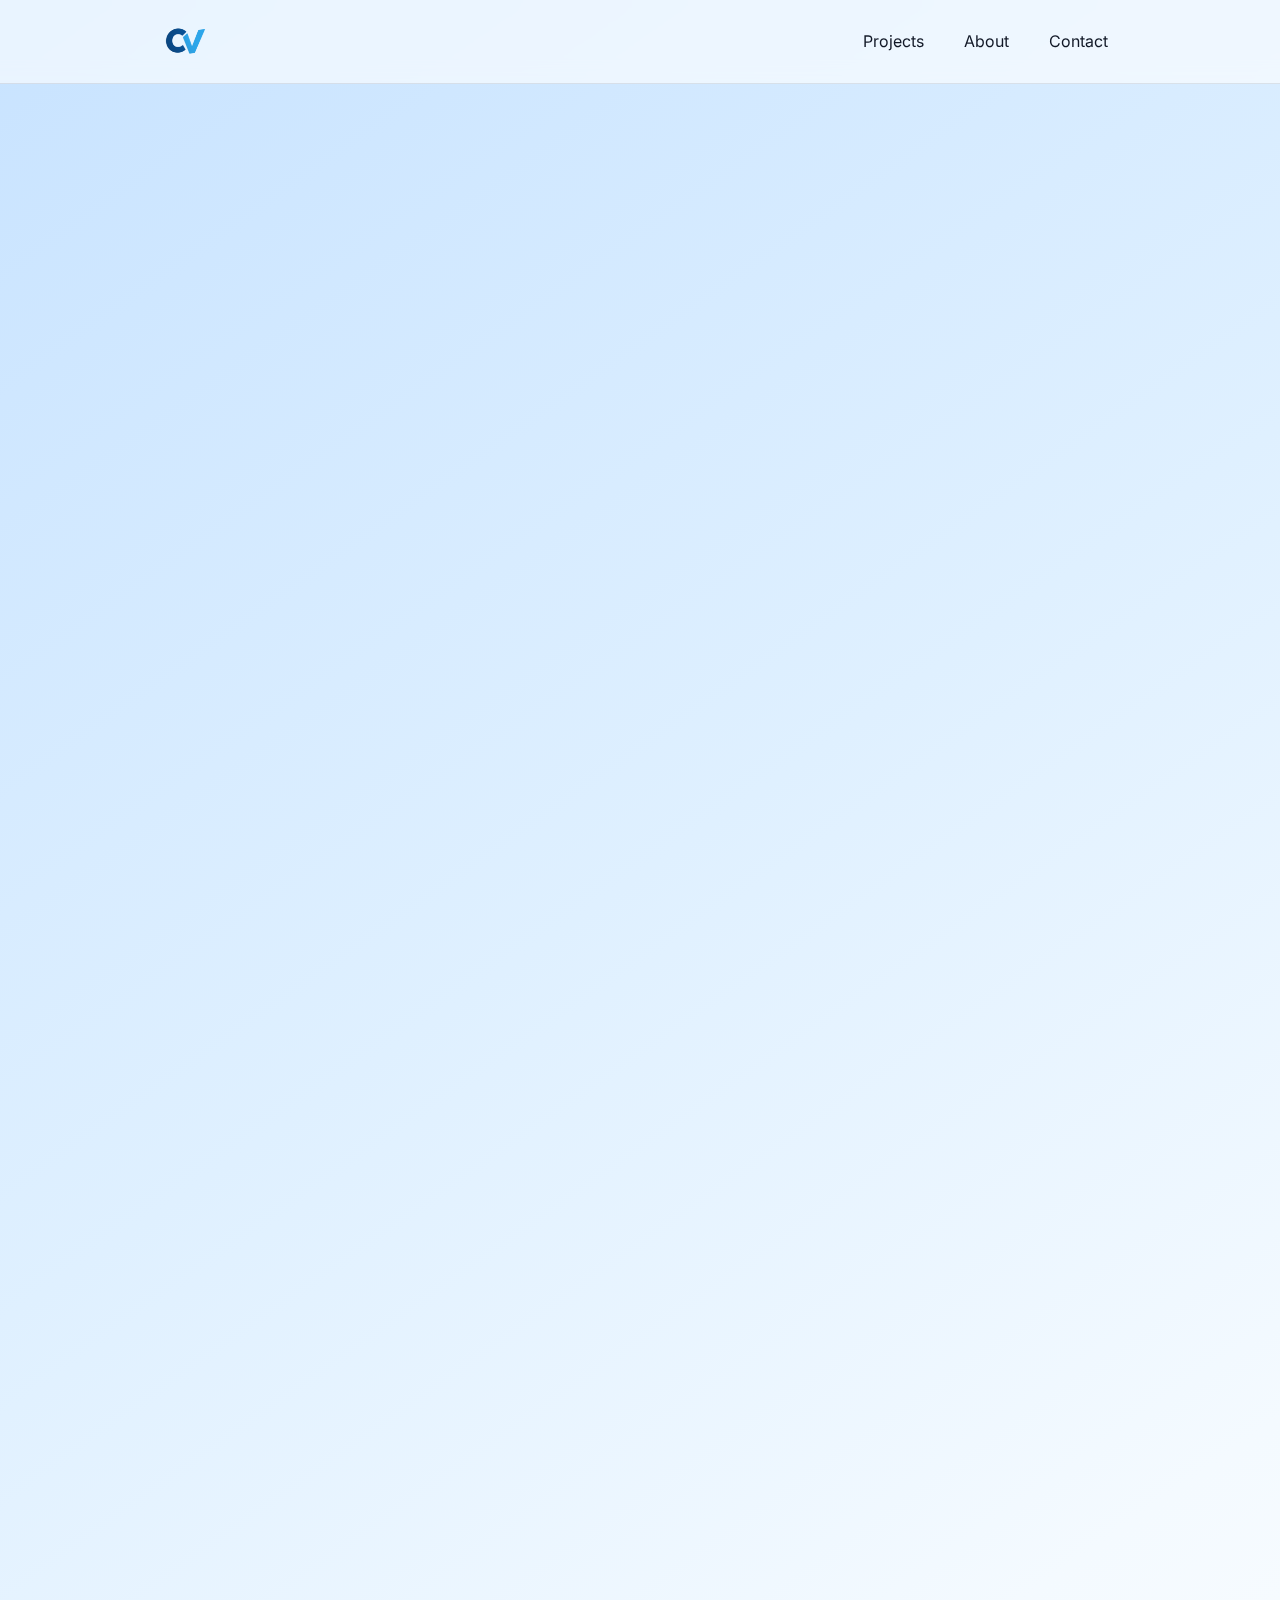
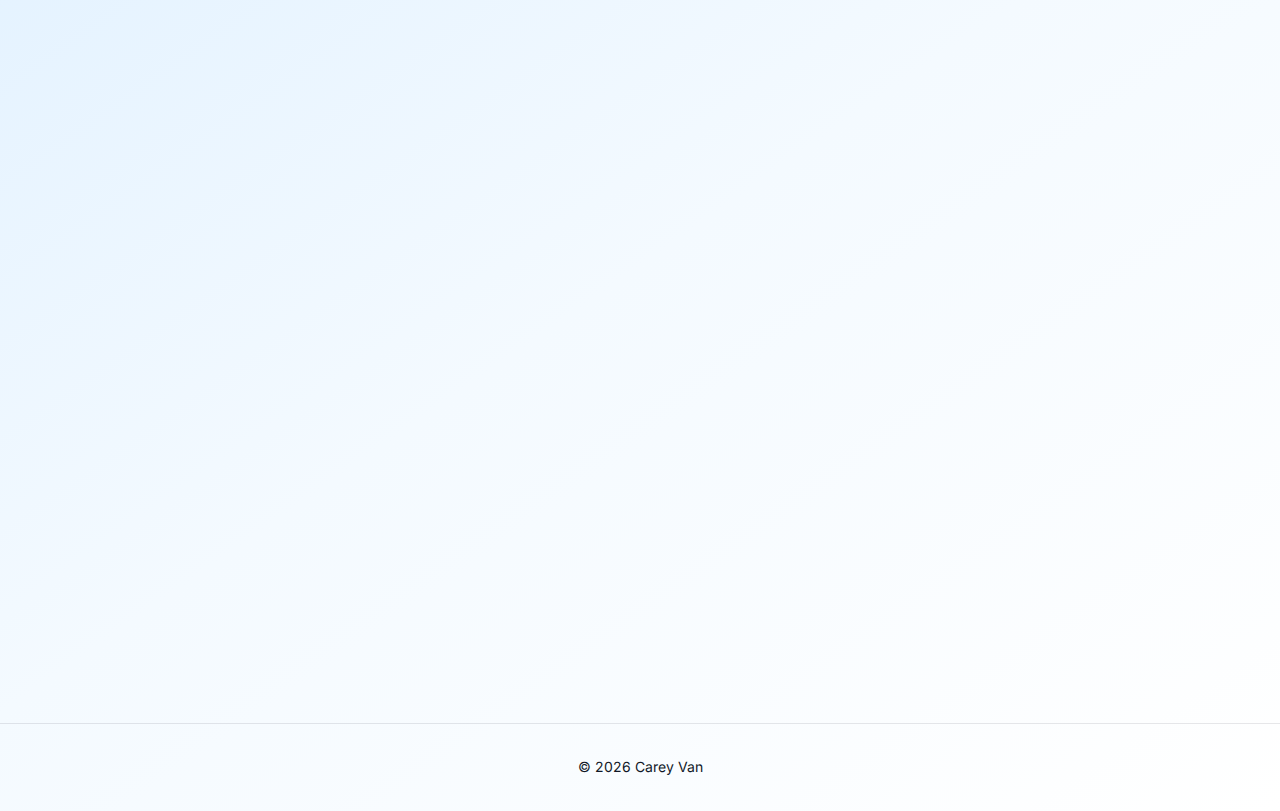
<file: index.html>
<!DOCTYPE html>
<html lang="en">
<head>
  <meta charset="UTF-8" />
  <meta name="viewport" content="width=device-width, initial-scale=1.0" />
  <title>Carey Van | Building, Learning, Growing</title>
  <!-- Inter font -->
  <link rel="preconnect" href="https://fonts.googleapis.com">
  <link rel="preconnect" href="https://fonts.gstatic.com" crossorigin>
  <!-- Poppins font (fun yet professional) -->
  <link href="https://fonts.googleapis.com/css2?family=Poppins:wght@400;600&display=swap" rel="stylesheet">
  <link href="https://fonts.googleapis.com/css2?family=Inter:wght@400;600&display=swap" rel="stylesheet">
  <!-- Styles -->
  <link rel="stylesheet" href="style.css" />
  <!-- Scripts -->
  <script src="script.js" defer></script>
  <!-- Favicon -->
  <link rel="icon" type="image/png" href="assets/images/favicon.ico" />
</head>
<body>
  <header class="navbar">
    <div class="nav-wrapper">
      <a href="#home" class="logo" aria-label="Carey Van home">
        <img src="assets/images/cv-logo.png" alt="Carey Van logo" />
      </a>
      <button class="nav__toggle" aria-label="Menu" aria-expanded="false">☰</button>
      <nav class="nav">
        <ul class="nav__list">
          <li><a href="#projects">Projects</a></li>
          <li><a href="#about">About</a></li>
          <li><a href="#contact">Contact</a></li>
        </ul>
      </nav>
    </div>
  </header>

  <main>
    <!-- Landing / Intro -->
    <section id="home" class="intro container animate">
      <div class="intro__content animate">
        <h1 class="intro__headline">Hi, I'm Carey</h1>
        <p class="intro__subhead">I have an affinity for creative automation, untangling messy workflows, and side projects that somehow turn into full-blown rabbit holes. Efficiency is my love language.</p>
      </div>
      <div class="intro__image animate">
        <img src="assets/itme.jpg" alt="Carey Van headshot" />
      </div>
    </section>

    <!-- Projects -->
    <section id="projects" class="projects container animate">
      <h2>Projects</h2>
      <div class="project__grid">
        <!-- PassPath.ai project card -->
        <article class="project project--image">
          <a href="https://passpath.ai" class="project__link" target="_blank" rel="noopener">
            <img src="assets/images/passpath-landing.png" alt="Screenshot of PassPath.ai landing page" class="project__img" />
            <div class="project__title-bar">PassPath.ai</div>
            <div class="project__overlay-desc">PassPath.ai is a CPA exam study site I built using Cursor, Lovable, Supabase, and OpenAI. I learned how to manage a large database, a live product, improve UX, and balance automation with accuracy.</div>
          </a>
        </article>

        <!-- Lunaby.ai project card -->
        <article class="project project--image">
          <a href="https://lunaby.ai" class="project__link" target="_blank" rel="noopener">
            <img src="assets/images/lunaby-landing.png" alt="Screenshot of Lunaby.ai landing page" class="project__img" />
            <div class="project__title-bar">Lunaby.ai</div>
            <div class="project__overlay-desc">Lunaby is a bedtime story app I built using Supabase, Lovable, and OpenAI. It generates personalized stories and images based on a child's name and interests, with audio narration via ElevenLabs. I learned how to build engaging user flows and balance creativity with performance.</div>
          </a>
        </article>

        <!-- Pecking Order project card -->
        <article class="project project--image">
          <a href="https://pecking-order.com" class="project__link" target="_blank" rel="noopener">
            <img src="assets/images/pecking-order-landing.png" alt="Screenshot of Pecking Order landing page" class="project__img" />
            <div class="project__title-bar">Pecking Order</div>
            <div class="project__overlay-desc">Pecking Order is a Wingspan-inspired web game I built using Cursor, Supabase, and OpenAI. It helps players decide who goes first in board games through a bird-themed race. I used it to explore game logic, playful design, and how to keep things lightweight and fun on both desktop and mobile.</div>
          </a>
        </article>
        <!-- Rivah Race project card -->
        <article class="project project--image">
          <a href="https://rivahrace.com" class="project__link" target="_blank" rel="noopener">
            <img src="assets/images/rivah-race.png" alt="Screenshot of Rivah Race game" class="project__img" />
            <div class="project__title-bar">Rivah Race</div>
            <div class="project__overlay-desc">Rivah Race is a boat-dodging game set on the river my family calls home. I built it with my 7 year old son using Cursor, giving him hands-on experience with AI and coding.</div>
          </a>
        </article>
      </div>
    </section>

    <!-- About -->
    <section id="about" class="about container animate">
      <h2>About</h2>
      <p>I'm a CPA with over 15 years of experience, including 8 years focused on revenue accounting in the fast-paced world of SaaS. I like making things work better, whether that means automating a clunky workflow, building internal tools, or eliminating one more pointless mouse click. I'm big on smart processes, creative problem-solving, and using technology to make finance a little less painful and a lot more efficient.</p>
      <p>Outside of work, I'm a husband, a dad of two, and someone with probably too many hobbies. I'm usually reading something interesting, chasing live music, or brainstorming new ideas. I believe good work comes from a mix of curiosity, technical skill, and a healthy desire to keep improving things, even just 1% at a time.</p>
    </section>

    <!-- Contact -->
    <section id="contact" class="contact container animate">
      <h2>Contact</h2>
      <p>Please reach out below.</p>
      <div class="contact__links">
        <a href="mailto:careyvan84@gmail.com" aria-label="Email Carey">✉️</a>
        <a href="https://linkedin.com/in/carey-van" target="_blank" rel="noopener" aria-label="LinkedIn">in</a>
      </div>
    </section>
  </main>

  <footer class="footer">
    <p>© <span id="year"></span> Carey&nbsp;Van</p>
  </footer>
</body>
</html>
</file>
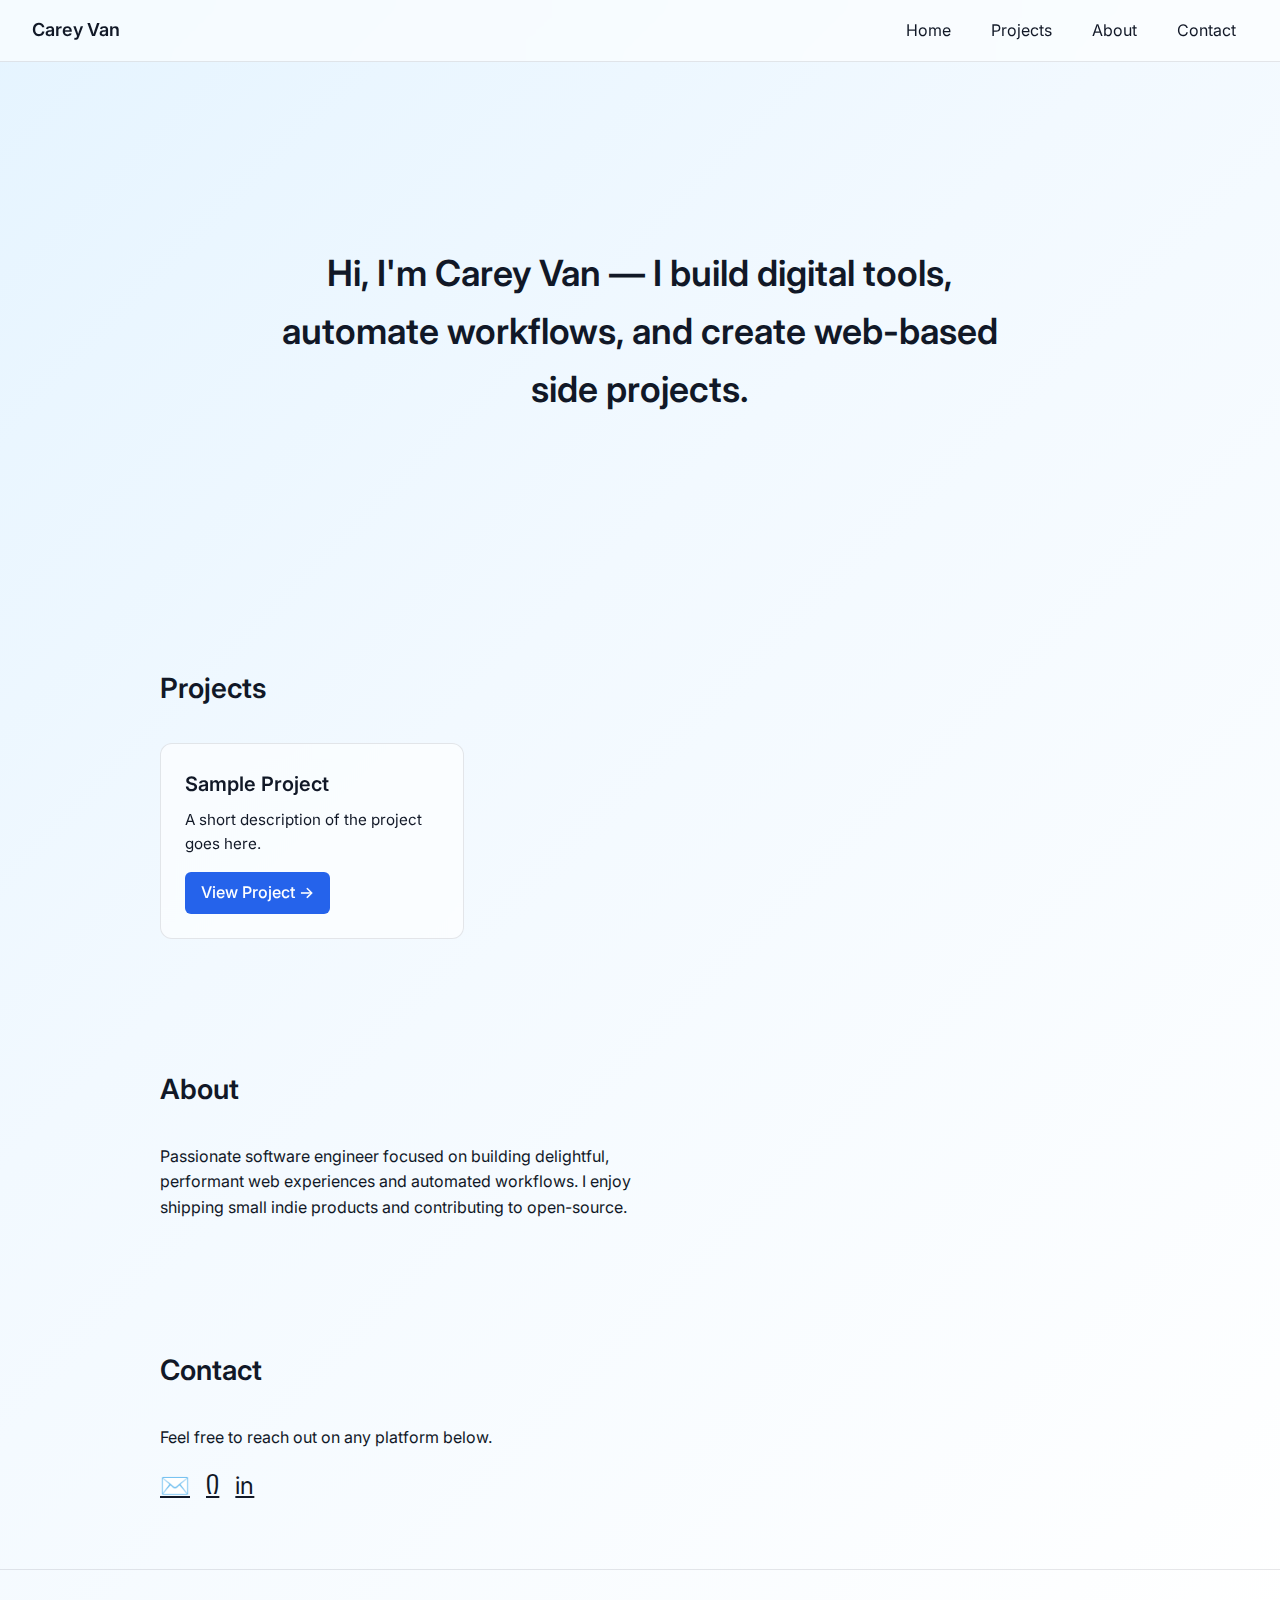
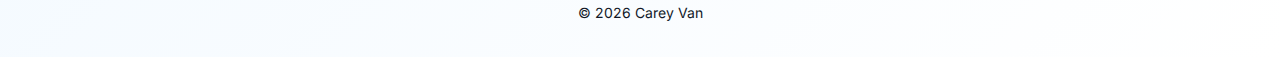
<file: cv-website/index.html>
<!DOCTYPE html>
<html lang="en">
<head>
  <meta charset="UTF-8" />
  <meta name="viewport" content="width=device-width, initial-scale=1.0" />
  <title>Carey Van | Software Engineer</title>
  <!-- Inter font -->
  <link rel="preconnect" href="https://fonts.googleapis.com">
  <link rel="preconnect" href="https://fonts.gstatic.com" crossorigin>
  <link href="https://fonts.googleapis.com/css2?family=Inter:wght@400;600&display=swap" rel="stylesheet">
  <!-- Styles -->
  <link rel="stylesheet" href="style.css" />
  <!-- Scripts -->
  <script src="script.js" defer></script>
</head>
<body>
  <header class="navbar">
    <div class="logo">Carey&nbsp;Van</div>
    <nav class="nav">
      <ul class="nav__list">
        <li><a href="#home">Home</a></li>
        <li><a href="#projects">Projects</a></li>
        <li><a href="#about">About</a></li>
        <li><a href="#contact">Contact</a></li>
      </ul>
    </nav>
  </header>

  <main>
    <!-- Landing / Intro -->
    <section id="home" class="intro container">
      <h1 class="intro__headline">Hi, I'm Carey&nbsp;Van — I build digital tools, automate workflows, and create web-based side projects.</h1>
    </section>

    <!-- Projects -->
    <section id="projects" class="projects container">
      <h2>Projects</h2>
      <div class="project__grid">
        <!-- Example project card -->
        <article class="project">
          <h3 class="project__title">Sample Project</h3>
          <p class="project__description">A short description of the project goes here.</p>
          <a href="#" class="button" target="_blank" rel="noopener">View Project →</a>
        </article>
        <!-- Add more project articles as needed -->
      </div>
    </section>

    <!-- About -->
    <section id="about" class="about container">
      <h2>About</h2>
      <p>Passionate software engineer focused on building delightful, performant web experiences and automated workflows. I enjoy shipping small indie products and contributing to open-source.</p>
    </section>

    <!-- Contact -->
    <section id="contact" class="contact container">
      <h2>Contact</h2>
      <p>Feel free to reach out on any platform below.</p>
      <div class="contact__links">
        <a href="mailto:carey@example.com" aria-label="Email Carey">✉️</a>
        <a href="https://github.com/careyvan" target="_blank" rel="noopener" aria-label="GitHub"></a>
        <a href="https://linkedin.com/in/careyvan" target="_blank" rel="noopener" aria-label="LinkedIn">in</a>
      </div>
    </section>
  </main>

  <footer class="footer">
    <p>© <span id="year"></span> Carey&nbsp;Van</p>
  </footer>
</body>
</html>
</file>
<file: style.css>
/* ===== CSS RESET (simplified) ===== */
*, *::before, *::after {
  box-sizing: border-box;
  margin: 0;
  padding: 0;
}

/* ===== Theme Variables ===== */
:root {
  /* Light mode */
  --color-bg: #f9fafb;
  --color-bg-secondary: #e9ecf3;
  --color-text: #111827;
  --color-accent: #2563eb;
  --color-border: rgba(17, 24, 39, 0.1);
}

:root[data-theme="dark"] {
  /* Soft dark mode */
  --color-bg: #0f172a;
  --color-bg-secondary: #1e293b;
  --color-text: #f1f5f9;
  --color-accent: #3b82f6;
  --color-border: rgba(241, 245, 249, 0.12);
}

html {
  scroll-behavior: smooth;
}

body {
  font-family: 'Inter', 'Helvetica Neue', Arial, sans-serif;
  /* More pronounced blue-white gradient */
  background: linear-gradient(145deg, #c8e3ff 0%, #dff0ff 40%, #f4faff 70%, #ffffff 100%);
  color: var(--color-text);
  line-height: 1.6;
  min-height: 100vh;
  display: flex;
  flex-direction: column;
}

.container {
  width: min(90%, 60rem); /* center content with max width */
  margin-inline: auto;
  padding-block: 4rem;
}

/* ===== Navigation Bar ===== */
.navbar {
  width: 100%;
  position: sticky;
  top: 0;
  z-index: 100;
  display: flex;
  align-items: center;
  padding-block: 1rem;
  background: rgba(255, 255, 255, 0.6);
  backdrop-filter: blur(10px);
  border-bottom: 1px solid var(--color-border);
}

:root[data-theme="dark"] .navbar {
  background: rgba(15, 23, 42, 0.6);
}

.logo {
  font-weight: 600;
  font-size: 1.125rem;
  display: inline-flex;
  align-items: center;
}

.logo img {
  height: 3.2rem; /* enlarged logo */
  display: block;
}

.nav__list {
  list-style: none;
  display: flex;
  gap: 1rem;
}

.nav__list a {
  color: var(--color-text);
  text-decoration: none;
  padding: 0.5rem 0.75rem;
  border-radius: 0.375rem;
  transition: background-color 0.2s ease;
}

.nav__list a:hover,
.nav__list a:focus {
  background-color: var(--color-border);
}

/* Push nav links to right on desktop */
.nav {
  margin-left: auto;
}

/* ===== Mobile Navigation Toggle ===== */
.nav__toggle {
  display: none;
}

/* ===== Intro Section ===== */
.intro {
  display: flex;
  align-items: center;
  justify-content: flex-start; /* left aligned content */
  gap: 2rem;
  flex-wrap: wrap;
  min-height: 60vh;
  text-align: left;
}

.intro__headline {
  font-size: clamp(2.25rem, 5vw + 1rem, 3rem); /* bigger */
  font-weight: 700;
  max-width: 40rem;
}

/* Intro columns use equal flex so image centers in right column */
.intro__content {
  flex: 1 1 320px;
}

.intro__image {
  flex: 1 1 260px;
  display: flex;
  justify-content: center; /* center horizontally within its column */
}

.intro__image img {
  width: 300px;
  height: 300px;
  border-radius: 0.75rem; /* softly rounded corners */
  object-fit: cover;
  box-shadow: 0 4px 20px rgba(0, 0, 0, 0.08);
  transform: rotate(3deg);
  transition: transform 0.35s ease, box-shadow 0.35s ease;
}

.intro__image img:hover {
  transform: rotate(0deg) translateY(-6px);
  box-shadow: 0 10px 20px rgba(0, 0, 0, 0.12);
}

.intro__subhead {
  font-size: 1.125rem; /* bigger subtitle */
  margin-top: 1rem;
  max-width: 35ch;
  color: var(--color-text);
}

/* ===== Simple Fade-Up Animation ===== */
@keyframes fadeUp {
  from {
    opacity: 0;
    transform: translateY(20px);
  }
  to {
    opacity: 1;
    transform: translateY(0);
  }
}

.animate {
  opacity: 0;
  transform: translateY(20px);
}

.animate.in {
  animation: fadeUp 0.7s ease-out forwards;
}

/* ===== Projects Section ===== */
.projects h2,
.about h2,
.contact h2 {
  font-size: 1.75rem;
  margin-bottom: 2rem;
  font-weight: 600;
}

/* === Full-width themed section backgrounds === */
.projects,
.about,
.contact {
  position: relative; /* anchor pseudo background */
  margin-block: 0; /* eliminate blue gap between sections */
}

.projects::before {
  content: "";
  position: absolute;
  inset: 0;
  /* stretch beyond inner container */
  width: 100vw;
  left: 50%;
  transform: translateX(-50%);
  z-index: -3;
  background: linear-gradient(180deg, #f2f9ff 0%, #eaf4ff 50%, #ffffff 100%);
}

/* Decorative SVG dot pattern overlay for Projects */
.projects::after {
  content: "";
  position: absolute;
  inset: 0;
  width: 100vw;
  left: 50%;
  transform: translateX(-50%);
  pointer-events: none;
  /* Two large soft circles */
  background-image: radial-gradient(circle at 85% 15%, rgba(173, 216, 255, 0.35) 0 140px, rgba(173, 216, 255, 0) 150px),
                    radial-gradient(circle at 10% 80%, rgba(173, 216, 255, 0.25) 0 120px, rgba(173, 216, 255, 0) 130px);
  background-repeat: no-repeat;
  z-index: -2;
}

/* About — gentle pale-yellow gradient */
.about::before {
  content: "";
  position: absolute;
  inset: 0;
  width: 100vw;
  left: 50%;
  transform: translateX(-50%);
  z-index: -3;
  background: linear-gradient(180deg, #fff9e6 0%, #fffdf5 100%);
}

/* Decorative dashed pattern for About */
.about::after {
  content: "";
  position: absolute;
  inset: 0;
  width: 100vw;
  left: 50%;
  transform: translateX(-50%);
  pointer-events: none;
  /* Larger abstract blobs */
  background-image: radial-gradient(circle at 90% 80%, rgba(255, 229, 130, 0.25) 0 160px, rgba(255, 229, 130, 0) 170px),
                    radial-gradient(circle at 20% 20%, rgba(255, 241, 175, 0.3) 0 130px, rgba(255, 241, 175, 0) 140px);
  background-repeat: no-repeat;
  z-index: -2;
}

/* Contact — subtle purple-blue tint with blur */
.contact::before {
  content: "";
  position: absolute;
  inset: 0;
  width: 100vw;
  left: 50%;
  transform: translateX(-50%);
  z-index: -3;
  background: linear-gradient(180deg, rgba(224, 231, 255, 0.9) 0%, rgba(237, 233, 254, 0.9) 100%);
  backdrop-filter: blur(6px);
}

/* Decorative plus icons for Contact */
.contact::after {
  content: "";
  position: absolute;
  inset: 0;
  width: 100vw;
  left: 50%;
  transform: translateX(-50%);
  pointer-events: none;
  /* Soft plus shapes via multiple radial gradients forming abstract shape */
  background-image: radial-gradient(circle at 15% 30%, rgba(212, 207, 255, 0.28) 0 110px, rgba(212, 207, 255, 0) 120px),
                    radial-gradient(circle at 80% 70%, rgba(212, 207, 255, 0.25) 0 90px, rgba(212, 207, 255, 0) 100px);
  background-repeat: no-repeat;
  z-index: -2;
}

.project__grid {
  display: grid;
  grid-template-columns: repeat(auto-fill, minmax(250px, 1fr));
  gap: 1.5rem;
}

.project {
  padding: 1.5rem;
  border: 1px solid var(--color-border);
  border-radius: 0.75rem;
  background: rgba(255, 255, 255, 0.6);
  backdrop-filter: blur(6px);
  transition: transform 0.2s ease, box-shadow 0.2s ease;
}

:root[data-theme="dark"] .project {
  background: rgba(30, 41, 59, 0.6);
}

.project:hover {
  transform: none;
  box-shadow: none;
}

.project__title {
  font-size: 1.25rem;
  font-weight: 600;
  margin-bottom: 0.5rem;
}

.project__description {
  font-size: 0.95rem;
  margin-bottom: 1rem;
}

.button {
  display: inline-block;
  padding: 0.5rem 1rem;
  border-radius: 0.375rem;
  text-decoration: none;
  font-weight: 500;
  background-color: var(--color-accent);
  color: #ffffff;
  transition: background-color 0.2s ease;
}

.button:hover,
.button:focus {
  filter: brightness(0.9);
}

/* ===== About Section ===== */
.about p {
  max-width: 50ch;
  margin-bottom: 1.25rem;
}

/* ===== Contact Section ===== */
.contact__links {
  display: flex;
  gap: 1rem;
  margin-top: 1rem;
}

.contact__links a {
  font-size: 1.5rem;
  color: var(--color-text);
  transition: color 0.2s ease;
}

.contact__links a:hover,
.contact__links a:focus {
  color: var(--color-accent);
}

/* ===== Footer ===== */
.footer {
  margin-top: auto;
  padding: 2rem 0;
  text-align: center;
  font-size: 0.875rem;
  border-top: 1px solid var(--color-border);
}

/* ===== Responsive Navigation ===== */
@media (max-width: 640px) {
  .nav__list {
    position: static;
    flex-direction: row;
    display: flex;
    gap: 0.5rem;
  }
  .navbar {
    padding: 0.75rem 1rem;
  }
  .intro {
    text-align: center;
  }
  .intro__headline {
    margin-inline: auto;
  }
  .nav-wrapper {
    position: relative; /* anchor dropdown */
  }
  /* Hide hamburger; not needed */
  .nav__toggle {
    display: none;
  }
}

/* Inner wrapper aligns header content to same width as sections */
.nav-wrapper {
  width: min(90%, 60rem);
  margin-inline: auto;
  display: flex;
  align-items: center;
}

/* ===== Image-style Project Card ===== */
/* Compact, square, tilted project card */
.project--image {
  position: relative;
  padding: 0; /* image fills entire card */
  border: none;
  background: none;
  border-radius: 0.75rem;
  overflow: hidden;
  transform: rotate(-3deg);
  transition: transform 0.35s ease, box-shadow 0.35s ease;
}

/* Alternate tilt direction for even cards */
.project--image:nth-child(even) {
  transform: rotate(3deg);
}

/* Subtle lift and straighten on hover */
.project--image:hover {
  transform: rotate(0deg) translateY(-6px);
  box-shadow: 0 10px 20px rgba(0, 0, 0, 0.12);
}

.project__img {
  width: 100%;
  /* Square aspect ratio */
  aspect-ratio: 1 / 1;
  height: auto;
  /* Recommend uploading images at 590×825 (or 1180×1650 for retina) */
  object-fit: cover;
  display: block;
}

.project__link {
  display: block;
  height: 100%;
}

.project__overlay {
  position: absolute;
  left: 0;
  right: 0;
  bottom: 0;
  height: 100%; /* full height, we'll slide it */
  /* Darker blue gradient for stronger contrast */
  background: linear-gradient(to top, rgba(26, 70, 180, 0.96) 0%, rgba(37, 99, 235, 0.9) 60%, rgba(37, 99, 235, 0.4) 95%, rgba(37, 99, 235, 0) 100%);
  color: #ffffff;
  padding: 1rem;
  display: flex;
  flex-direction: column;
  justify-content: flex-end;
  transition: transform 0.35s ease, background 0.35s ease;
  font-size: 0.95rem;
  overflow: hidden; /* hide overflowing long text until hover */
  /* Initially show only the bottom 5.5rem (title bar) */
  transform: translateY(calc(100% - 5.5rem));
}

.project--image:hover .project__overlay {
  transform: translateY(0); /* slide up to reveal */
  background: rgba(26, 70, 180, 0.97);
  overflow-y: auto; /* allow scroll if content exceeds height */
}

.project--image .project__title {
  margin-top: auto; /* pushes title to bottom */
  margin-bottom: 0.25rem;
}

/* Hide description until hover for cleaner initial view */
.project--image .project__description {
  margin: 0;
  display: none;
}

.project--image:hover .project__description {
  display: block;
}

/* Ensure title sits at the bottom edge of the overlay */
.project--image .project__title {
  margin-top: auto; /* pushes title to bottom */
  margin-bottom: 0.25rem;
}

/* Title bar overlay always visible */
.project__title-bar {
  position: absolute;
  bottom: 0;
  left: 0;
  right: 0;
  padding: 0.75rem 1rem;
  /* Light blue gradient fade upward */
  background: linear-gradient(to top, rgba(191, 219, 254, 0.95) 0%, rgba(191, 219, 254, 0.6) 60%, rgba(191, 219, 254, 0) 100%);
  color: #000000;
  font-size: 1.1rem;
  font-weight: 600;
  pointer-events: none; /* ensures click passes through to link */
}

/* Remove description styling (no description needed) */
.project--image .project__description { display: none; }

/* === Hover description overlay === */
.project__overlay-desc {
  position: absolute;
  inset: 0;
  background: rgba(0, 0, 0, 0.72);
  color: #ffffff;
  display: flex;
  align-items: center;
  justify-content: center;
  text-align: center;
  padding: 1rem;
  font-size: 0.9rem; /* increased for better readability */
  line-height: 1.4;
  opacity: 0;
  transition: opacity 0.3s ease;
  pointer-events: none; /* keep link clickable */
  border-radius: inherit;
}

.project--image:hover .project__overlay-desc {
  opacity: 1;
}

/* Show overlay when IntersectionObserver marks card as visible (mobile) */
.project__overlay-desc.visible {
  opacity: 1;
}

/* Fun yet readable font for headings */
h1, h2, h3, .logo {
  font-family: 'Poppins', 'Inter', 'Helvetica Neue', Arial, sans-serif;
}

/* Apply Poppins font to project card text */
.project__title-bar,
.project__overlay-desc {
  font-family: 'Poppins', 'Inter', 'Helvetica Neue', Arial, sans-serif;
}
</file>
<file: cv-website/style.css>
/* ===== CSS RESET (simplified) ===== */
*, *::before, *::after {
  box-sizing: border-box;
  margin: 0;
  padding: 0;
}

/* ===== Theme Variables ===== */
:root {
  /* Light mode */
  --color-bg: #f9fafb;
  --color-bg-secondary: #e9ecf3;
  --color-text: #111827;
  --color-accent: #2563eb;
  --color-border: rgba(17, 24, 39, 0.1);
}

:root[data-theme="dark"] {
  /* Soft dark mode */
  --color-bg: #0f172a;
  --color-bg-secondary: #1e293b;
  --color-text: #f1f5f9;
  --color-accent: #3b82f6;
  --color-border: rgba(241, 245, 249, 0.12);
}

html {
  scroll-behavior: smooth;
}

body {
  font-family: 'Inter', 'Helvetica Neue', Arial, sans-serif;
  /* Smooth blue-white gradient */
  background: linear-gradient(135deg, #e5f4ff 0%, #f2f9ff 40%, #ffffff 100%);
  color: var(--color-text);
  line-height: 1.6;
  min-height: 100vh;
  display: flex;
  flex-direction: column;
}

.container {
  width: min(90%, 60rem); /* center content with max width */
  margin-inline: auto;
  padding-block: 4rem;
}

/* ===== Navigation Bar ===== */
.navbar {
  width: 100%;
  position: sticky;
  top: 0;
  z-index: 100;
  display: flex;
  align-items: center;
  padding: 1rem 2rem;
  background: rgba(255, 255, 255, 0.6);
  backdrop-filter: blur(10px);
  border-bottom: 1px solid var(--color-border);
}

:root[data-theme="dark"] .navbar {
  background: rgba(15, 23, 42, 0.6);
}

.logo {
  font-weight: 600;
  font-size: 1.125rem;
}

.nav__list {
  list-style: none;
  display: flex;
  gap: 1rem;
}

.nav__list a {
  color: var(--color-text);
  text-decoration: none;
  padding: 0.5rem 0.75rem;
  border-radius: 0.375rem;
  transition: background-color 0.2s ease;
}

.nav__list a:hover,
.nav__list a:focus {
  background-color: var(--color-border);
}

/* Push nav links to right */
.nav {
  margin-left: auto;
}

/* ===== Intro Section ===== */
.intro {
  display: flex;
  align-items: center;
  justify-content: center;
  text-align: center;
  min-height: 60vh;
}

.intro__headline {
  font-size: clamp(1.5rem, 5vw + 1rem, 2.25rem);
  font-weight: 600;
  max-width: 45rem;
  margin-inline: auto;
}

/* ===== Projects Section ===== */
.projects h2,
.about h2,
.contact h2 {
  font-size: 1.75rem;
  margin-bottom: 2rem;
  font-weight: 600;
}

.project__grid {
  display: grid;
  grid-template-columns: repeat(auto-fill, minmax(250px, 1fr));
  gap: 1.5rem;
}

.project {
  padding: 1.5rem;
  border: 1px solid var(--color-border);
  border-radius: 0.75rem;
  background: rgba(255, 255, 255, 0.6);
  backdrop-filter: blur(6px);
  transition: transform 0.2s ease, box-shadow 0.2s ease;
}

:root[data-theme="dark"] .project {
  background: rgba(30, 41, 59, 0.6);
}

.project:hover {
  transform: translateY(-4px);
  box-shadow: 0 8px 16px rgba(0, 0, 0, 0.05);
}

.project__title {
  font-size: 1.25rem;
  font-weight: 600;
  margin-bottom: 0.5rem;
}

.project__description {
  font-size: 0.95rem;
  margin-bottom: 1rem;
}

.button {
  display: inline-block;
  padding: 0.5rem 1rem;
  border-radius: 0.375rem;
  text-decoration: none;
  font-weight: 500;
  background-color: var(--color-accent);
  color: #ffffff;
  transition: background-color 0.2s ease;
}

.button:hover,
.button:focus {
  filter: brightness(0.9);
}

/* ===== About Section ===== */
.about p {
  max-width: 50ch;
}

/* ===== Contact Section ===== */
.contact__links {
  display: flex;
  gap: 1rem;
  margin-top: 1rem;
}

.contact__links a {
  font-size: 1.5rem;
  color: var(--color-text);
  transition: color 0.2s ease;
}

.contact__links a:hover,
.contact__links a:focus {
  color: var(--color-accent);
}

/* ===== Footer ===== */
.footer {
  margin-top: auto;
  padding: 2rem 0;
  text-align: center;
  font-size: 0.875rem;
  border-top: 1px solid var(--color-border);
}

/* ===== Responsive Navigation ===== */
@media (max-width: 640px) {
  .nav__list {
    gap: 0.5rem;
  }
  .navbar {
    padding: 0.75rem 1rem;
  }
}
</file>
